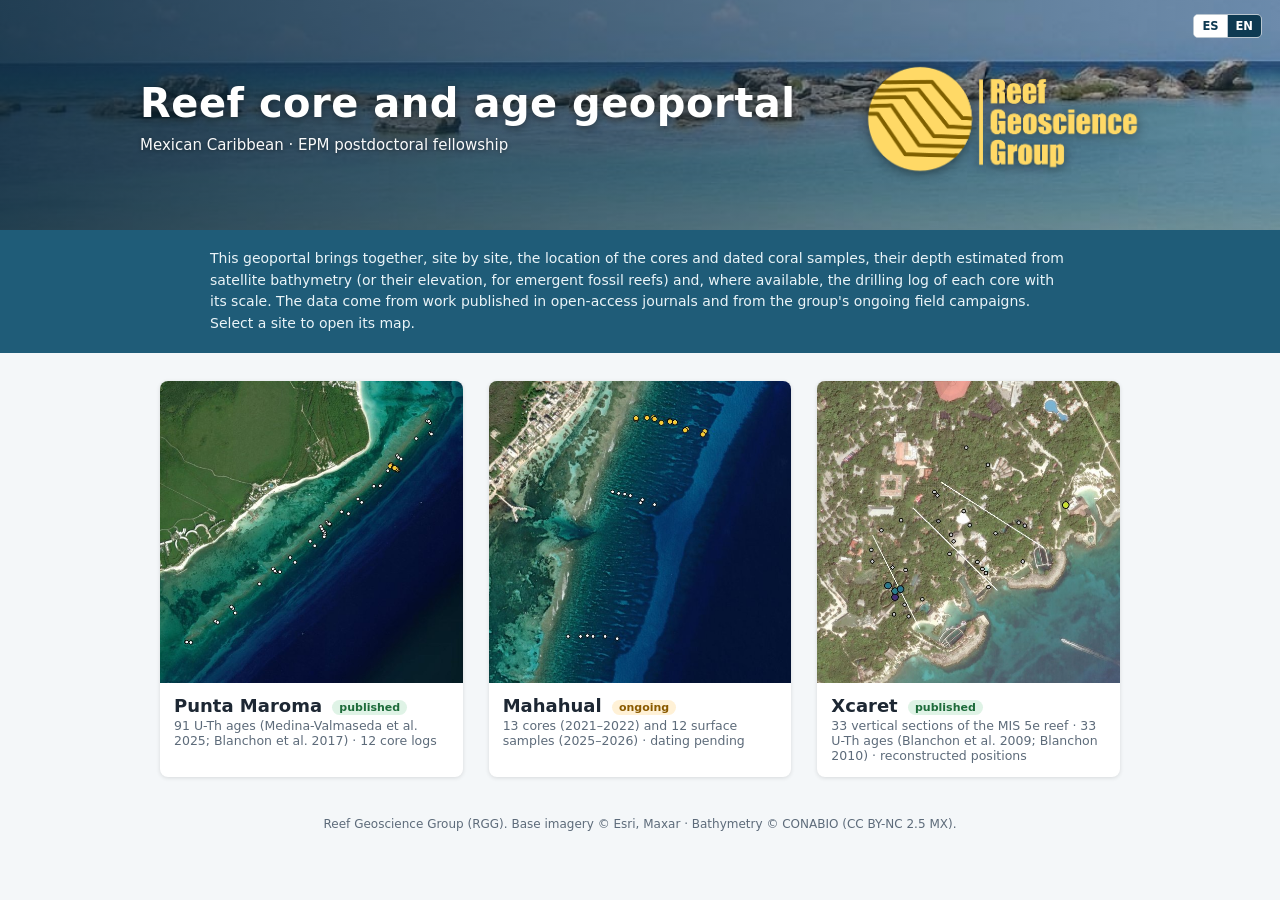
<file: geoportal/index.html>
<!DOCTYPE html>
<html lang="es">
<head>
<meta charset="utf-8">
<meta name="viewport" content="width=device-width, initial-scale=1">
<title>Geoportal EPM · Núcleos y edades de arrecifes del Caribe mexicano</title>
<link rel="stylesheet" href="assets/style.css">
<link rel="icon" href="img/rgg_icon.png">
<script src="assets/geoportal.js"></script>
<script>document.title = GP.t("Geoportal EPM · Núcleos y edades de arrecifes del Caribe mexicano","EPM Geoportal · Reef cores and ages from the Mexican Caribbean");</script>
</head>
<body>
  <header class="hero">
    <div class="inner">
      <div class="txt">
        <h1 data-l="es">Geoportal de núcleos y edades arrecifales</h1><h1 data-l="en">Reef core and age geoportal</h1>
        <p data-l="es">Caribe mexicano · Estancia posdoctoral EPM</p><p data-l="en">Mexican Caribbean · EPM postdoctoral fellowship</p>
      </div>
      <img class="logo" src="img/rgg_logo.png" alt="Reef Geoscience Group">
    </div>
  </header>
  <div class="band">
    <p data-l="es">Este geoportal reúne, sitio por sitio, la ubicación de los núcleos y las muestras de coral fechadas, su profundidad estimada a partir de batimetría satelital (o su elevación, en arrecifes fósiles emergidos) y, cuando están disponibles, los logs de perforación de cada núcleo con su escala. Los datos provienen de trabajos publicados en revistas de acceso abierto y de las campañas en curso del grupo. Selecciona un sitio para abrir su mapa.</p><p data-l="en">This geoportal brings together, site by site, the location of the cores and dated coral samples, their depth estimated from satellite bathymetry (or their elevation, for emergent fossil reefs) and, where available, the drilling log of each core with its scale. The data come from work published in open-access journals and from the group's ongoing field campaigns. Select a site to open its map.</p>
  </div>
  <main class="grid">
    <a class="card" href="punta-maroma.html">
      <img src="img/thumb_PuntaMaroma.jpg" alt="Punta Maroma">
      <h3>Punta Maroma <span data-l="es" class="tag ok">publicado</span><span data-l="en" class="tag ok">published</span></h3>
      <p data-l="es" class="st">91 edades U-Th (Medina-Valmaseda et al. 2025; Blanchon et al. 2017) · 12 logs de perforación</p><p data-l="en" class="st">91 U-Th ages (Medina-Valmaseda et al. 2025; Blanchon et al. 2017) · 12 core logs</p>
    </a>
    <a class="card" href="mahahual.html">
      <img src="img/thumb_Mahahual.jpg" alt="Mahahual">
      <h3>Mahahual <span data-l="es" class="tag go">en curso</span><span data-l="en" class="tag go">ongoing</span></h3>
      <p data-l="es" class="st">13 núcleos (2021–2022) y 12 muestras superficiales (2025–2026) · fechamiento pendiente</p><p data-l="en" class="st">13 cores (2021–2022) and 12 surface samples (2025–2026) · dating pending</p>
    </a>
    <a class="card" href="xcaret.html">
      <img src="img/thumb_Xcaret.jpg" alt="Xcaret">
      <h3>Xcaret <span data-l="es" class="tag ok">publicado</span><span data-l="en" class="tag ok">published</span></h3>
      <p data-l="es" class="st">33 secciones verticales del arrecife MIS 5e · 33 edades U-Th (Blanchon et al. 2009; Blanchon 2010) · posiciones reconstruidas</p><p data-l="en" class="st">33 vertical sections of the MIS 5e reef · 33 U-Th ages (Blanchon et al. 2009; Blanchon 2010) · reconstructed positions</p>
    </a>
  </main>
  <p class="foot">Reef Geoscience Group (RGG). <span data-l="es">Imágenes base</span><span data-l="en">Base imagery</span> &copy; Esri, Maxar · <span data-l="es">Batimetría</span><span data-l="en">Bathymetry</span> &copy; CONABIO (CC BY-NC 2.5 MX).</p>
</body>
</html>
</file>
<file: geoportal/assets/style.css>
:root { --ink:#1d2733; --muted:#5d6b7a; --line:#d9e0e7; --bg:#f4f7f9; --accent:#0b6e8a; --deep:#0e3a52; --warn:#9a5b00; }
* { box-sizing:border-box; }
html,body { margin:0; height:100%; font-family:"Segoe UI", system-ui, -apple-system, sans-serif; color:var(--ink); background:var(--bg); }
a { color:var(--accent); }

/* ---------- Portada ---------- */
.hero { color:#fff; padding:64px 24px 56px; position:relative;
  background: linear-gradient(90deg, rgba(10,40,58,.82) 0%, rgba(10,40,58,.55) 55%, rgba(10,40,58,.25) 100%), url("../img/portada_fondo.jpg") center 60% / cover no-repeat, #0e3a52; }
.hero .inner { max-width:1000px; margin:0 auto; display:flex; align-items:center; justify-content:space-between; gap:32px; }
.hero .txt { text-align:left; }
.hero h1 { margin:0 0 8px; font-size:40px; letter-spacing:.5px; text-shadow:0 2px 8px rgba(0,0,0,.45); }
.hero p { margin:0; max-width:620px; font-size:15px; line-height:1.55; opacity:.97; text-shadow:0 1px 4px rgba(0,0,0,.5); }
.band { background:#1f5c78; color:#eaf4f8; padding:18px 24px; }
.band p { max-width:860px; margin:0 auto; font-size:14px; line-height:1.55; }
.grid { max-width:1000px; margin:28px auto 40px; display:grid; grid-template-columns:repeat(auto-fill,minmax(260px,1fr)); gap:26px; padding:0 20px; }
.card { background:#fff; border-radius:8px; overflow:hidden; box-shadow:0 1px 4px rgba(0,0,0,.12); text-decoration:none; color:var(--ink); display:flex; flex-direction:column; transition:transform .12s, box-shadow .12s; }
.card:hover { transform:translateY(-2px); box-shadow:0 4px 14px rgba(0,0,0,.18); }
.card img { width:100%; aspect-ratio:1/1; object-fit:cover; display:block; }
.card .ph { width:100%; aspect-ratio:1/1; background:#c9d6de; display:flex; align-items:center; justify-content:center; color:#5d6b7a; font-size:13px; }
.card h3 { margin:12px 14px 2px; font-size:18px; }
.card .st { margin:0 14px 14px; font-size:12.5px; color:var(--muted); }
.card .tag { display:inline-block; font-size:11px; padding:1px 7px; border-radius:10px; margin-left:4px; vertical-align:1px; }
.tag.ok { background:#dff3e6; color:#1d6b3a; } .tag.go { background:#fff1d6; color:#8a5a00; }
.foot { text-align:center; font-size:12px; color:var(--muted); padding:0 20px 30px; }

/* ---------- Página de sitio ---------- */
.app { display:grid; grid-template-columns:320px 1fr; height:100vh; }
aside { background:#fff; border-right:1px solid var(--line); padding:14px 18px; overflow:auto; font-size:13px; }
.back { font-size:12.5px; text-decoration:none; }
h1.site { font-size:19px; margin:8px 0 2px; line-height:1.25; }
.sub { color:var(--muted); margin:0 0 10px; }
.draft { background:#fff4d6; border:1px solid #f0d58a; border-radius:6px; padding:6px 8px; font-size:12px; margin-bottom:8px; }
h2 { font-size:11.5px; text-transform:uppercase; letter-spacing:.06em; color:var(--muted); margin:16px 0 6px; }
label { display:block; margin:3px 0; cursor:pointer; }
.row { display:flex; gap:6px; align-items:center; }
.row input[type=number] { width:70px; padding:3px 5px; border:1px solid var(--line); border-radius:4px; font:inherit; }
.bar { height:11px; border-radius:3px; margin:4px 0 2px; }
.ticks { display:flex; justify-content:space-between; color:var(--muted); font-size:11px; }
.ref { color:var(--muted); font-size:12px; line-height:1.45; margin:4px 0; }
.sym { display:inline-block; vertical-align:-2px; margin-right:5px; }
#map { height:100%; }
table.pop { border-collapse:collapse; font-size:12px; }
table.pop td { padding:1px 8px 1px 0; vertical-align:top; }
table.pop td:first-child { color:var(--muted); white-space:nowrap; }
.pop-title { font-weight:600; font-size:13.5px; margin-bottom:4px; }
.warn { color:var(--warn); font-size:11px; margin-top:4px; max-width:270px; }
.logbtn { display:flex; gap:8px; align-items:center; margin-top:8px; padding:6px; border:1px solid var(--line); border-radius:6px; cursor:pointer; background:#f7fafc; }
.logbtn:hover { background:#eef5f8; }
.logbtn img { height:70px; width:auto; border:1px solid #ccc; }
.logbtn span { font-size:12px; color:var(--accent); }
.nolog { margin-top:8px; padding:6px 8px; border:1px dashed #c9d3db; border-radius:6px; font-size:11.5px; color:var(--muted); max-width:270px; }
.cl { background:#fff; border:2px solid var(--ink); border-radius:50%; width:26px!important; height:26px!important; margin:-13px 0 0 -13px!important;
      display:flex; align-items:center; justify-content:center; font-weight:700; font-size:11px; color:var(--ink); box-shadow:0 1px 3px rgba(0,0,0,.4); }
.dv { background:none; border:none; }

/* Visor de log */
.lb { position:fixed; inset:0; background:rgba(10,20,30,.72); display:none; z-index:2000; align-items:flex-start; justify-content:center; overflow:auto; padding:24px; }
.lb.on { display:flex; }
.lb .box { background:#fff; border-radius:8px; padding:14px 90px 14px 16px; position:relative; max-width:95vw; }
.lb .close { position:absolute; top:6px; right:10px; font-size:22px; cursor:pointer; color:var(--muted); background:none; border:none; }
.lb .imgwrap { position:relative; display:inline-block; }
.lb .imgwrap img { display:block; height:min(86vh,1043px); width:auto; }
.lb .mk { position:absolute; left:-6px; right:-6px; height:0; border-top:2px solid #e0201b; }
.lb .mk span { position:absolute; left:100%; top:-9px; white-space:nowrap; font-size:11px; color:#e0201b; font-weight:600; padding-left:4px; background:rgba(255,255,255,.85); }
.lb .cap { font-size:12px; color:var(--muted); margin-top:6px; max-width:420px; }
@media (max-width:760px) { .hero .inner { flex-direction:column-reverse; text-align:center; } .hero .txt { text-align:center; } .hero .logo { height:80px; } .app { grid-template-columns:1fr; grid-template-rows:auto 65vh; } .hero h1 { font-size:30px; } }

/* Marca RGG */
.hero .logo { height:110px; width:auto; display:block; flex:0 0 auto; filter:drop-shadow(0 2px 6px rgba(0,0,0,.45)); }
.brand { background:#0e3a52; margin:-14px -18px 10px; padding:10px 18px; display:flex; align-items:center; justify-content:space-between; }
.brand img { height:40px; width:auto; display:block; }
.brand a.back { color:#ffd866; }

/* ---------- Modo incrustado (Google Sites) ---------- */
html.embed .app { grid-template-columns:1fr; grid-template-rows:1fr; position:relative; height:100vh; }
html.embed aside { position:absolute; top:0; left:0; bottom:0; width:min(320px,88%); z-index:1600; transform:translateX(-105%); transition:transform .2s; box-shadow:2px 0 12px rgba(0,0,0,.25); }
html.embed aside.open { transform:none; }
html.embed .brand .back { display:none; }
html.embed #map { height:100vh; }
.embar { position:absolute; top:10px; left:54px; right:56px; z-index:1700; display:flex; gap:8px; justify-content:space-between; pointer-events:none; }
.embar > * { pointer-events:auto; font:600 12px "Segoe UI",system-ui,sans-serif; background:#fff; color:var(--deep); border:1px solid #b9c6d0; border-radius:5px; padding:6px 10px; box-shadow:0 1px 4px rgba(0,0,0,.2); cursor:pointer; text-decoration:none; }
html.embed aside.open ~ .embar .eb-info { background:var(--deep); color:#fff; }
html.embed aside.open ~ .embar { left:calc(min(320px,88%) + 10px); }

/* ---------- Idioma / Language ---------- */
html[data-lang="en"] [data-l="es"], html[data-lang="es"] [data-l="en"] { display:none !important; }
.langsw { display:inline-flex; border:1px solid #b9c6d0; border-radius:5px; overflow:hidden; background:#fff; flex:none; }
.langsw button { font:600 11.5px "Segoe UI",system-ui,sans-serif; border:0; background:#fff; color:var(--deep); padding:4px 8px; cursor:pointer; }
.langsw button + button { border-left:1px solid #b9c6d0; }
.langsw button.on { background:var(--deep); color:#fff; cursor:default; }
.brand .langsw { margin-left:auto; margin-right:10px; }
.hero { position:relative; }
.hero > .langsw { position:absolute; top:14px; right:18px; z-index:5; }
.embar .langsw { pointer-events:auto; padding:0; box-shadow:0 1px 4px rgba(0,0,0,.2); }
</file>
